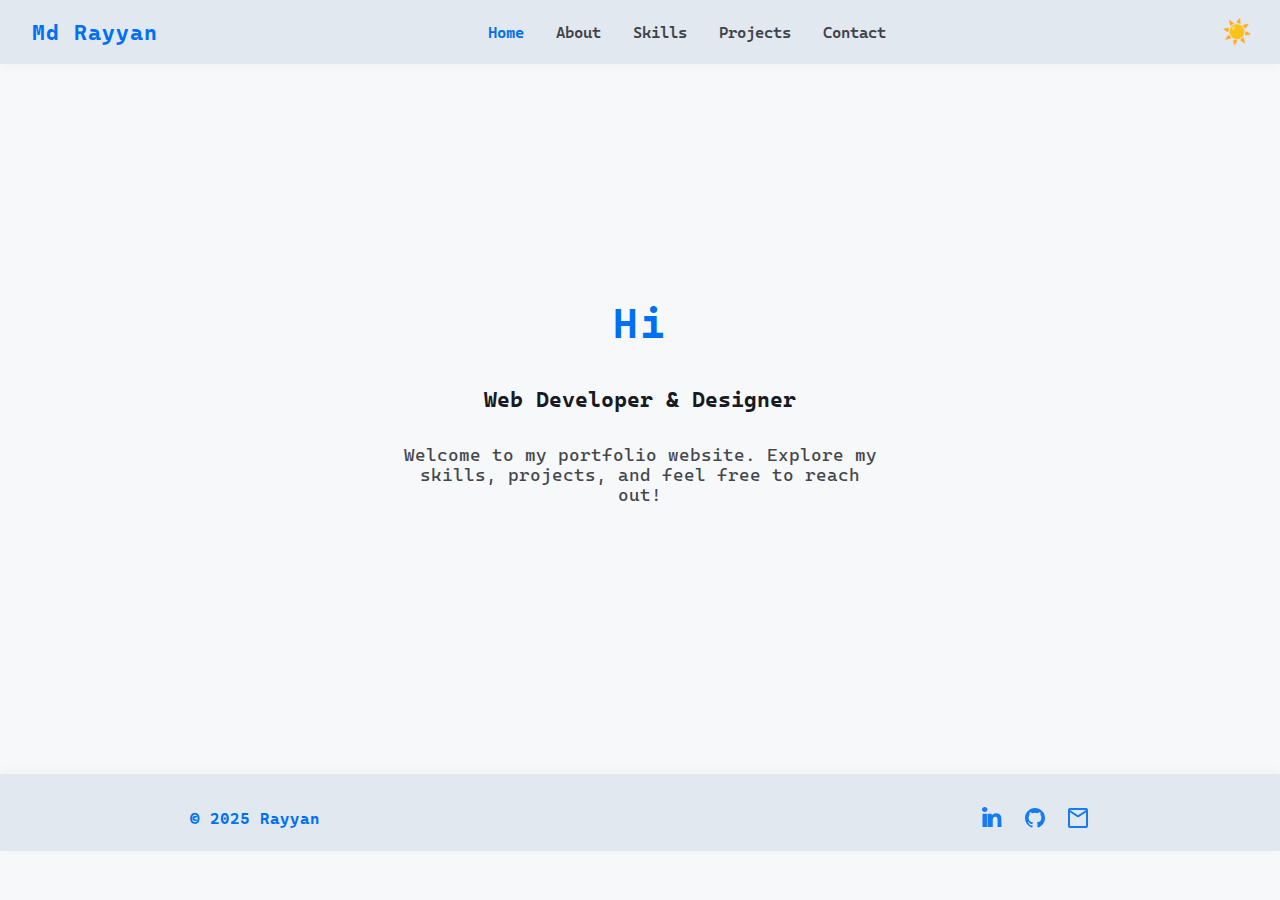
<file: index.html>
<!DOCTYPE html>
<html lang="en">

<head>
    <meta charset="UTF-8" />
    <meta name="description" content="Welcome to my portfolio website. Explore my skills, projects, and feel free to reach out!">
    <meta name="viewport" content="width=device-width,initial-scale=1.0" />
    <title>Md Rayyan - Portfolio</title>
    <link rel="shortcut icon" href="favicon.png" type="image/png">
    <link rel="stylesheet" href="styles.css" />
    <link rel="preconnect" href="https://fonts.googleapis.com">
    <link rel="preconnect" href="https://fonts.gstatic.com" crossorigin>
    <link href="https://fonts.googleapis.com/css2?family=Cascadia+Code:wght@700&display=swap" rel="stylesheet">
</head>

<body>
    <header>
    <nav class="navbar">
        <div class="nav-logo">Md Rayyan</div>
        <ul class="nav-links">
            <li><a href="index.html" class="active">Home</a></li>
            <li><a href="about.html">About</a></li>
            <li><a href="skills.html">Skills</a></li>
            <li><a href="projects.html">Projects</a></li>
            <li><a href="contact.html">Contact</a></li>
        </ul>
        <button id="theme-toggle" aria-label="Toggle theme"></button>
    </nav>
    </header>
    <main class="hero-section">
        <h1 id="typing-name"></h1>
        <h2 class="hero-title">Web Developer & Designer</h2>
        <p class="hero-desc">
            Welcome to my portfolio website. Explore my skills, projects, and feel free to reach out!
        </p>
    </main>

    <footer class="site-footer">
        <div class="footer-container">
            <div class="footer-brand">
                <span>© 2025 Rayyan</span>
            </div>

            <div class="footer-social">
                <a href="https://linkedin.com/in/-~mdrayyan5363" target="_blank" aria-label="LinkedIn">
                    <svg width="24" height="24" fill="currentColor">
                        <path
                            d="M6.94 21H2.5V7.75h4.44V21zm-2.22-15.01C3.12 5.99 2 4.88 2 
                            3.5 2 2.12 3.13 1 4.72 1c1.6 0 2.72 1.12 2.72 2.5 0 1.38-1.13 2.49-2.72 2.49zm17.28 15.01h-4.44V14.4c0-1.58-.03-3.62-2.22-3.62s-2.56 1.73-2.56 3.5V21H7.5V7.75h4.27v1.8h.06c.6-1.13 2.06-2.22 4.24-2.22 4.54 0 5.38 2.99 5.38 6.88V21z" />
                    </svg>
                </a>
                <a href="https://github.com/MdRayyan3" target="_blank" aria-label="GitHub">
                    <svg width="24" height="24" fill="currentColor">
                        <path
                            d="M12 2C6.477 2 2 6.484 2 12.021c0 4.424 2.865 8.177 6.837
                             9.504.5.092.682-.217.682-.482 0-.237-.009-.868-.013-1.703-2.782.605-3.369-1.342-3.369-1.342-.454-1.153-1.11-1.461-1.11-1.461-.908-.621.069-.609.069-.609 1.004.07
                              1.532 1.031 1.532 1.031.892 1.53 2.341 1.088 2.91.832.092-.647.35-1.088.636-1.339-2.221-.253-4.555-1.113-4.555-4.951 0-1.093.39-1.988 1.029-2.688-.103-.253-.447-1.273.098-2.654 0 0 .84-.27 2.75 1.025A9.564 9.564 0 0 1 12 6.844a9.6 9.6 0 0 1 2.507.338c1.91-1.296 2.748-1.025 2.748-1.025.546 1.381.202 2.401.1 2.654.64.7 1.028 1.595 1.028 2.688 0 3.847-2.337 4.695-4.566 4.945.359.309.678.919.678 1.852 0 1.337-.012 2.419-.012 2.749 0 .267.18.579.688.48C19.138 20.195 22 16.442 22 12.021 22 6.484 17.523 2 12 2z" />
                    </svg>
                </a>
                <a href="mailto:mdrayyan07891@gmail.com" aria-label="Email">
                    <svg width="24" height="24" fill="currentColor">
                        <path d="M2 4a2 2 0 0 1 2-2h16a2 2 0 0 1 2 2v16a2 2 0 0 1-2 2H4a2 2 0 
                            0 1-2-2V4zm2 0v.01l8 5.2 8-5.2V4H4zm16 2.25l-7.5 4.88a1 1 0 0 1-1 0L4 6.25V20h16V6.25z" />
                    </svg>
                </a>
            </div>
        </div>
    </footer>

    <script src="main.js"></script>
</body>

</html>
</file>
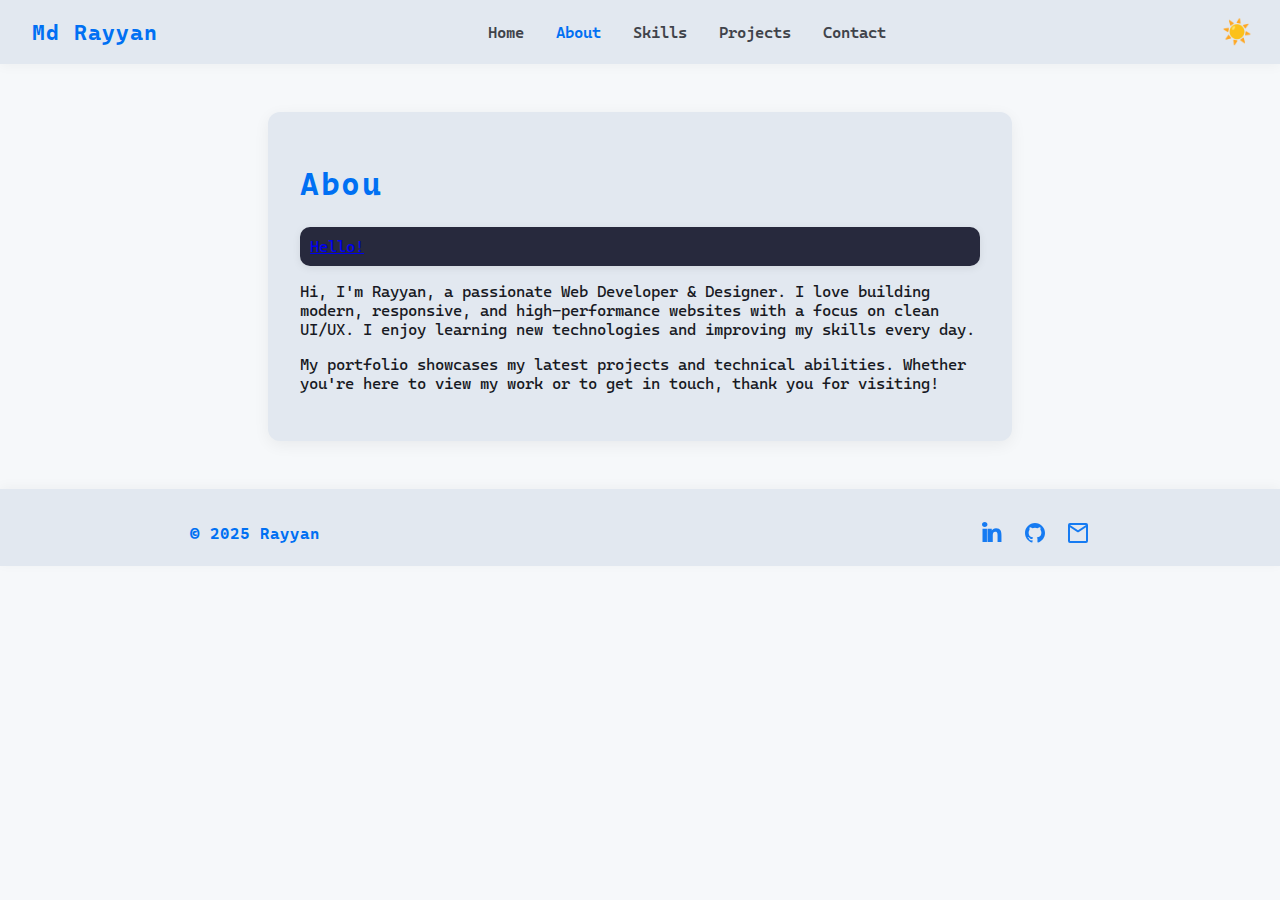
<file: about.html>
<!DOCTYPE html>
<html lang="en">

<head>
    <meta charset="UTF-8" />
    <meta name="viewport" content="width=device-width,initial-scale=1.0" />
    <title>About - Md Rayyan</title>
    <link rel="shortcut icon" href="favicon.png" type="image/png">
    <link rel="stylesheet" href="styles.css" />
    <link rel="preconnect" href="https://fonts.googleapis.com">
    <link rel="preconnect" href="https://fonts.gstatic.com" crossorigin>
    <link href="https://fonts.googleapis.com/css2?family=Cascadia+Code:wght@700&display=swap" rel="stylesheet">
</head>

<body>
    <header>
        <nav class="navbar">
            <div class="nav-logo">Md Rayyan</div>
            <ul class="nav-links">
                <li><a href="index.html">Home</a></li>
                <li><a href="about.html" class="active">About</a></li>
                <li><a href="skills.html">Skills</a></li>
                <li><a href="projects.html">Projects</a></li>
                <li><a href="contact.html">Contact</a></li>
            </ul>
            <button id="theme-toggle" aria-label="Toggle theme"></button>
        </nav>
    </header>
    <main class="content-section">
        <h1 class="animated-heading">About Me</h1>
       <!-- LinkedIn Badge Start -->
  <script src="https://platform.linkedin.com/badges/js/profile.js" async defer type="text/javascript"></script>
  <div class="badge-base LI-profile-badge" data-locale="en_US" data-size="medium" data-theme="dark" data-type="VERTICAL" data-vanity="mdrayyan3" data-version="v1">
    <a class="badge-base__link LI-simple-link" href="https://in.linkedin.com/in/mdrayyan3?trk=profile-badge">Hello!</a>
  </div>
  <!-- LinkedIn Badge End -->
        <p>
            Hi, I'm Rayyan, a passionate Web Developer & Designer. I love building modern, responsive, and
            high-performance websites with a focus on clean UI/UX. I enjoy learning new technologies and improving my
            skills every day.
        </p>
        <p>
            My portfolio showcases my latest projects and technical abilities. Whether you're here to view my work or to
            get in touch, thank you for visiting!
        </p>
    </main>
    <footer class="site-footer">
        <div class="footer-container">
            <div class="footer-brand">
                <span>© 2025 Rayyan</span>
            </div>

            <div class="footer-social">
                <a href="https://linkedin.com/in/-~mdrayyan5363" target="_blank" aria-label="LinkedIn">
                    <svg width="24" height="24" fill="currentColor">
                        <path d="M6.94 21H2.5V7.75h4.44V21zm-2.22-15.01C3.12 5.99 2 4.88 2 3.5
                            2 2.12 3.13 1 4.72 1c1.6 0 2.72 1.12 2.72 2.5 0 1.38-1.13 2.49-2.72 2.49zm17.28 15.01h-4.44V14.4c0-1.58-.03-3.62-2.22-3.62s-2.56 1.73-2.56 3.5V21H7.5V7.75h4.27v1.8h.06c.6-1.13
                             2.06-2.22 4.24-2.22 4.54 0 5.38 2.99 5.38 6.88V21z" />
                    </svg>
                </a>
                <a href="https://github.com/MdRayyan3" target="_blank" aria-label="GitHub">
                    <svg width="24" height="24" fill="currentColor">
                        <path d="M12 2C6.477 2 2 6.484 2 12.021c0 4.424 2.865 8.177 6.837 9.504.5.092.682-.217.682-.482 
                            0-.237-.009-.868-.013-1.703-2.782.605-3.369-1.342-3.369-1.342-.454-1.153-1.11-1.461-1.11-1.461-.908-.621.069-.609.069-.609
                             1.004.07 1.532 1.031 1.532 1.031.892 1.53 2.341 1.088 2.91.832.092-.647.35-1.088.636-1.339-2.221-.253-4.555-1.113-4.555-4.951 0-1.093.39-1.988 1.029-2.688-.103-.253-.447-1.273.098-2.654 0 0 .84-.27 2.75 1.025A9.564 
                             9.564 0 0 1 12 6.844a9.6 9.6 0 0 1 2.507.338c1.91-1.296 2.748-1.025 2.748-1.025.546 1.381.202 2.401.1 2.654.64.7 1.028 1.595 1.028 2.688 0 3.847-2.337 4.695-4.566 4.945.359.309.678.919.678 1.852 0 1.337-.012 2.419-.012 2.749 
                             0 .267.18.579.688.48C19.138 20.195 22 16.442 22 12.021 22 6.484 17.523 2 12 2z" />
                    </svg>
                </a>
                <a href="mailto:mdrayyan07891@gmail.com" aria-label="Email">
                    <svg width="24" height="24" fill="currentColor">
                        <path
                            d="M2 4a2 2 0 0 1 2-2h16a2 2 0 0 1 2 2v16a2 
                            2 0 0 1-2 2H4a2 2 0 0 1-2-2V4zm2 0v.01l8 5.2 8-5.2V4H4zm16 2.25l-7.5 4.88a1 1 0 0 1-1 0L4 6.25V20h16V6.25z" />
                    </svg>
                </a>
            </div>
        </div>
    </footer>
    <script src="main.js"></script>
</body>

</html>
</file>
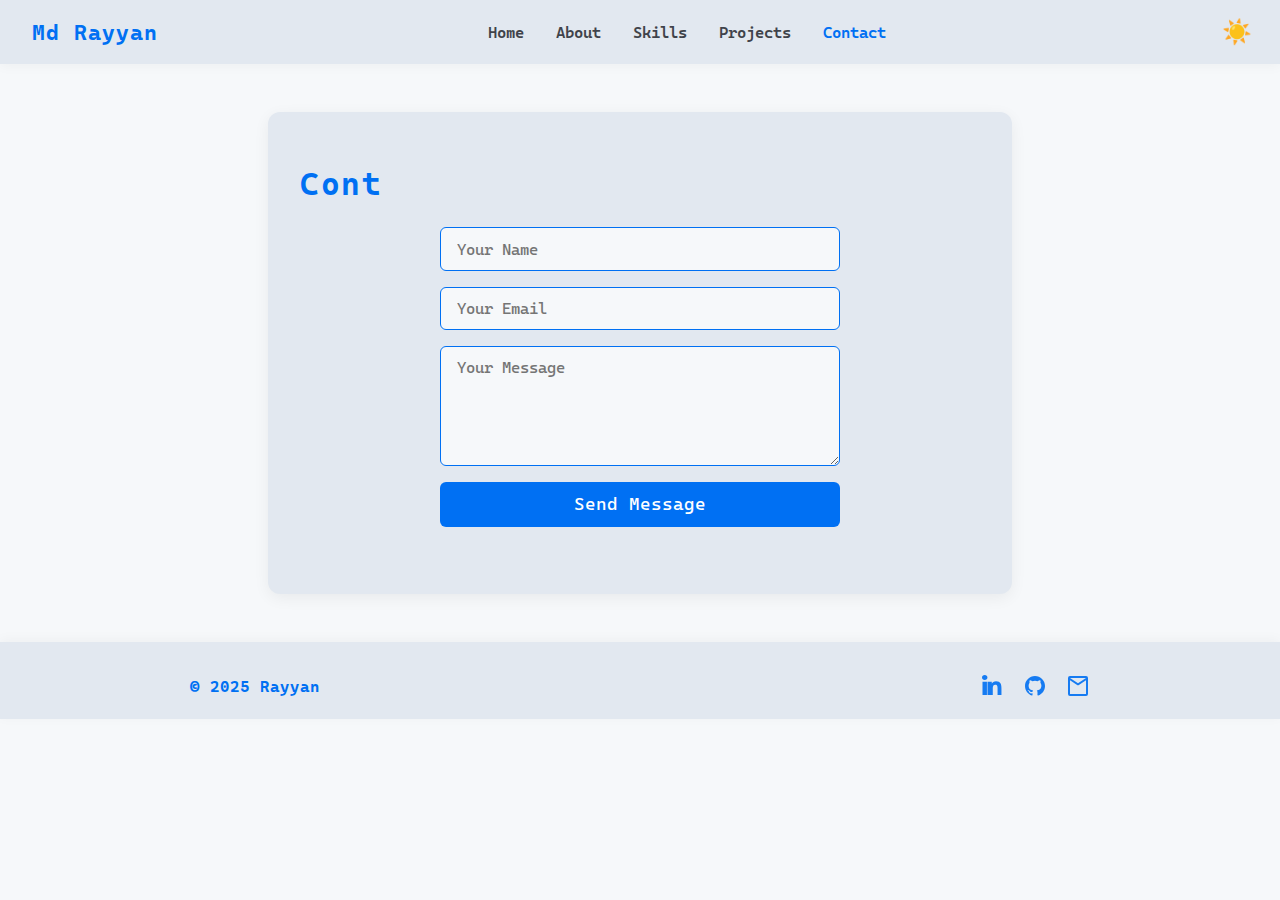
<file: contact.html>
<!DOCTYPE html>
<html lang="en">

<head>
    <meta charset="UTF-8" />
    <meta name="viewport" content="width=device-width,initial-scale=1.0" />
    <title>Contact - Md Rayyan</title>
    <link rel="shortcut icon" href="favicon.png" type="image/png">
    <link rel="stylesheet" href="styles.css" />
    <link rel="preconnect" href="https://fonts.googleapis.com">
    <link rel="preconnect" href="https://fonts.gstatic.com" crossorigin>
    <link href="https://fonts.googleapis.com/css2?family=Cascadia+Code:wght@700&display=swap" rel="stylesheet">
</head>

<body>
    <header>
        <nav class="navbar">
            <div class="nav-logo">Md Rayyan</div>
            <ul class="nav-links">
                <li><a href="index.html">Home</a></li>
                <li><a href="about.html">About</a></li>
                <li><a href="skills.html">Skills</a></li>
                <li><a href="projects.html">Projects</a></li>
                <li><a href="contact.html" class="active">Contact</a></li>
            </ul>
            <button id="theme-toggle" aria-label="Toggle theme"></button>
        </nav>
    </header>
    <main class="content-section">
        <h1 class="animated-heading">Contact</h1>
        <form class="contact-form" action="https://formspree.io/f/mqalenjp" method="POST">
            <input type="text" name="name" placeholder="Your Name" required />
            <input type="email" name="email" placeholder="Your Email" required />
            <textarea name="message" placeholder="Your Message" rows="5" required></textarea>
            <button type="submit">Send Message</button>
        </form>
        <div id="form-status"></div>
    </main>

    <footer class="site-footer">
        <div class="footer-container">
            <div class="footer-brand">
                <span>© 2025 Rayyan</span>
            </div>

            <div class="footer-social">
                <a href="https://linkedin.com/in/-~mdrayyan5363" target="_blank" aria-label="LinkedIn">
                    <svg width="24" height="24" fill="currentColor">
                        <path
                            d="M6.94 21H2.5V7.75h4.44V21zm-2.22-15.01C3.12 5.99 2 4.88 2 3.5 2 2.12 3.13 1 4.72 1c1.6 0 2.72 1.12 2.72 2.5 0 1.38-1.13 2.49-2.72 2.49zm17.28 15.01h-4.44V14.4c0-1.58-.03-3.62-2.22-3.62s-2.56 1.73-2.56 3.5V21H7.5V7.75h4.27v1.8h.06c.6-1.13 2.06-2.22 4.24-2.22 4.54 0 5.38 2.99 5.38 6.88V21z" />
                    </svg>
                </a>
                <a href="https://github.com/MdRayyan3" target="_blank" aria-label="GitHub">
                    <svg width="24" height="24" fill="currentColor">
                        <path
                            d="M12 2C6.477 2 2 6.484 2 12.021c0 4.424 2.865 8.177 6.837 9.504.5.092.682-.217.682-.482 0-.237-.009-.868-.013-1.703-2.782.605-3.369-1.342-3.369-1.342-.454-1.153-1.11-1.461-1.11-1.461-.908-.621.069-.609.069-.609 1.004.07 1.532 1.031 1.532 1.031.892 1.53 2.341 1.088 2.91.832.092-.647.35-1.088.636-1.339-2.221-.253-4.555-1.113-4.555-4.951 0-1.093.39-1.988 1.029-2.688-.103-.253-.447-1.273.098-2.654 0 0 .84-.27 2.75 1.025A9.564 9.564 0 0 1 12 6.844a9.6 9.6 0 0 1 2.507.338c1.91-1.296 2.748-1.025 2.748-1.025.546 1.381.202 2.401.1 2.654.64.7 1.028 1.595 1.028 2.688 0 3.847-2.337 4.695-4.566 4.945.359.309.678.919.678 1.852 0 1.337-.012 2.419-.012 2.749 0 .267.18.579.688.48C19.138 20.195 22 16.442 22 12.021 22 6.484 17.523 2 12 2z" />
                    </svg>
                </a>
                <a href="mailto:mdrayyan07891@gmail.com" aria-label="Email">
                    <svg width="24" height="24" fill="currentColor">
                        <path
                            d="M2 4a2 2 0 0 1 2-2h16a2 2 0 0 1 2 2v16a2 2 0 0 1-2 2H4a2 2 0 0 1-2-2V4zm2 0v.01l8 5.2 8-5.2V4H4zm16 2.25l-7.5 4.88a1 1 0 0 1-1 0L4 6.25V20h16V6.25z" />
                    </svg>
                </a>
            </div>
        </div>
    </footer>
    <script src="main.js"></script>
</body>

</html>
</file>
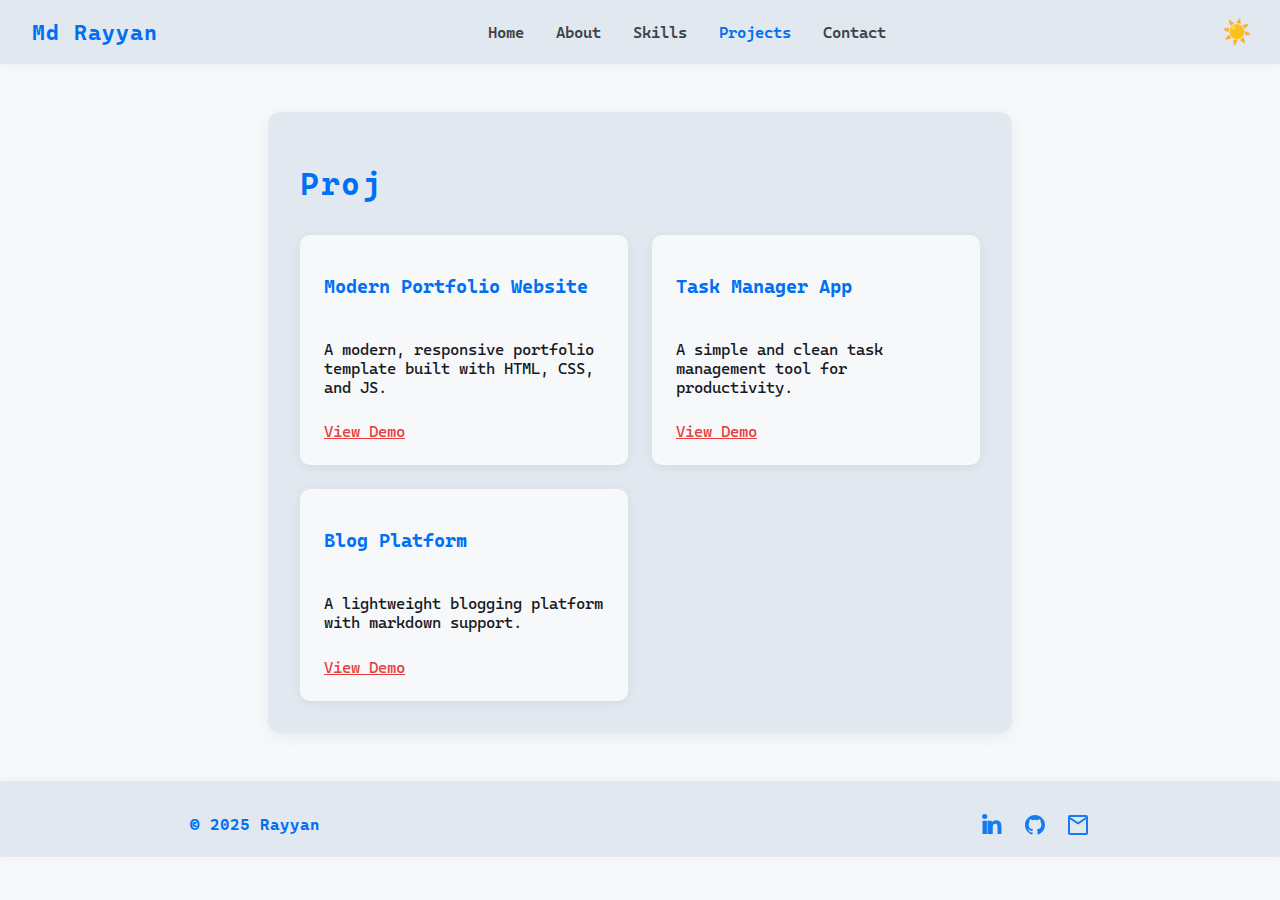
<file: projects.html>
<!DOCTYPE html>
<html lang="en">

<head>
    <meta charset="UTF-8" />
    <meta name="viewport" content="width=device-width,initial-scale=1.0" />
    <title>Projects - Md Rayyan</title>
    <link rel="shortcut icon" href="favicon.png" type="image/png">
    <link rel="stylesheet" href="styles.css" />
    <link rel="preconnect" href="https://fonts.googleapis.com">
    <link rel="preconnect" href="https://fonts.gstatic.com" crossorigin>
    <link href="https://fonts.googleapis.com/css2?family=Cascadia+Code:wght@700&display=swap" rel="stylesheet">
</head>

<body>
    <header>
        <nav class="navbar">
            <div class="nav-logo">Md Rayyan</div>
            <ul class="nav-links">
                <li><a href="index.html">Home</a></li>
                <li><a href="about.html">About</a></li>
                <li><a href="skills.html">Skills</a></li>
                <li><a href="projects.html" class="active">Projects</a></li>
                <li><a href="contact.html">Contact</a></li>
            </ul>
            <button id="theme-toggle" aria-label="Toggle theme"></button>
        </nav>
    </header>
    <main class="content-section">
        <h1 class="animated-heading">Projects</h1>
        <div class="projects-grid">
            <div class="project-card">
                <h2>Modern Portfolio Website</h2>
                <p>A modern, responsive portfolio template built with HTML, CSS, and JS.</p>
                <a href="#" target="_blank">View Demo</a>
            </div>
            <div class="project-card">
                <h2>Task Manager App</h2>
                <p>A simple and clean task management tool for productivity.</p>
                <a href="#" target="_blank">View Demo</a>
            </div>
            <div class="project-card">
                <h2>Blog Platform</h2>
                <p>A lightweight blogging platform with markdown support.</p>
                <a href="#" target="_blank">View Demo</a>
            </div>
            <!-- Add more projects as needed -->
        </div>
    </main>
    <footer class="site-footer">
        <div class="footer-container">
            <div class="footer-brand">
                <span>© 2025 Rayyan</span>
            </div>

            <div class="footer-social">
                <a href="https://linkedin.com/in/-~mdrayyan5363" target="_blank" aria-label="LinkedIn">
                    <svg width="24" height="24" fill="currentColor">
                        <path
                            d="M6.94 21H2.5V7.75h4.44V21zm-2.22-15.01C3.12 5.99 2 4.88 2 3.5 2 2.12 3.13 1 4.72 1c1.6 0 2.72 1.12 2.72 2.5 0 1.38-1.13 2.49-2.72 2.49zm17.28 15.01h-4.44V14.4c0-1.58-.03-3.62-2.22-3.62s-2.56 1.73-2.56 3.5V21H7.5V7.75h4.27v1.8h.06c.6-1.13 2.06-2.22 4.24-2.22 4.54 0 5.38 2.99 5.38 6.88V21z" />
                    </svg>
                </a>
                <a href="https://github.com/MdRayyan3" target="_blank" aria-label="GitHub">
                    <svg width="24" height="24" fill="currentColor">
                        <path
                            d="M12 2C6.477 2 2 6.484 2 12.021c0 4.424 2.865 8.177 6.837 9.504.5.092.682-.217.682-.482 0-.237-.009-.868-.013-1.703-2.782.605-3.369-1.342-3.369-1.342-.454-1.153-1.11-1.461-1.11-1.461-.908-.621.069-.609.069-.609 1.004.07 1.532 1.031 1.532 1.031.892 1.53 2.341 1.088 2.91.832.092-.647.35-1.088.636-1.339-2.221-.253-4.555-1.113-4.555-4.951 0-1.093.39-1.988 1.029-2.688-.103-.253-.447-1.273.098-2.654 0 0 .84-.27 2.75 1.025A9.564 9.564 0 0 1 12 6.844a9.6 9.6 0 0 1 2.507.338c1.91-1.296 2.748-1.025 2.748-1.025.546 1.381.202 2.401.1 2.654.64.7 1.028 1.595 1.028 2.688 0 3.847-2.337 4.695-4.566 4.945.359.309.678.919.678 1.852 0 1.337-.012 2.419-.012 2.749 0 .267.18.579.688.48C19.138 20.195 22 16.442 22 12.021 22 6.484 17.523 2 12 2z" />
                    </svg>
                </a>
                <a href="mailto:mdrayyan07891@gmail.com" aria-label="Email">
                    <svg width="24" height="24" fill="currentColor">
                        <path
                            d="M2 4a2 2 0 0 1 2-2h16a2 2 0 0 1 2 2v16a2 2 0 0 1-2 2H4a2 2 0 0 1-2-2V4zm2 0v.01l8 5.2 8-5.2V4H4zm16 2.25l-7.5 4.88a1 1 0 0 1-1 0L4 6.25V20h16V6.25z" />
                    </svg>
                </a>
            </div>
        </div>
    </footer>
    <script src="main.js"></script>
</body>

</html>
</file>
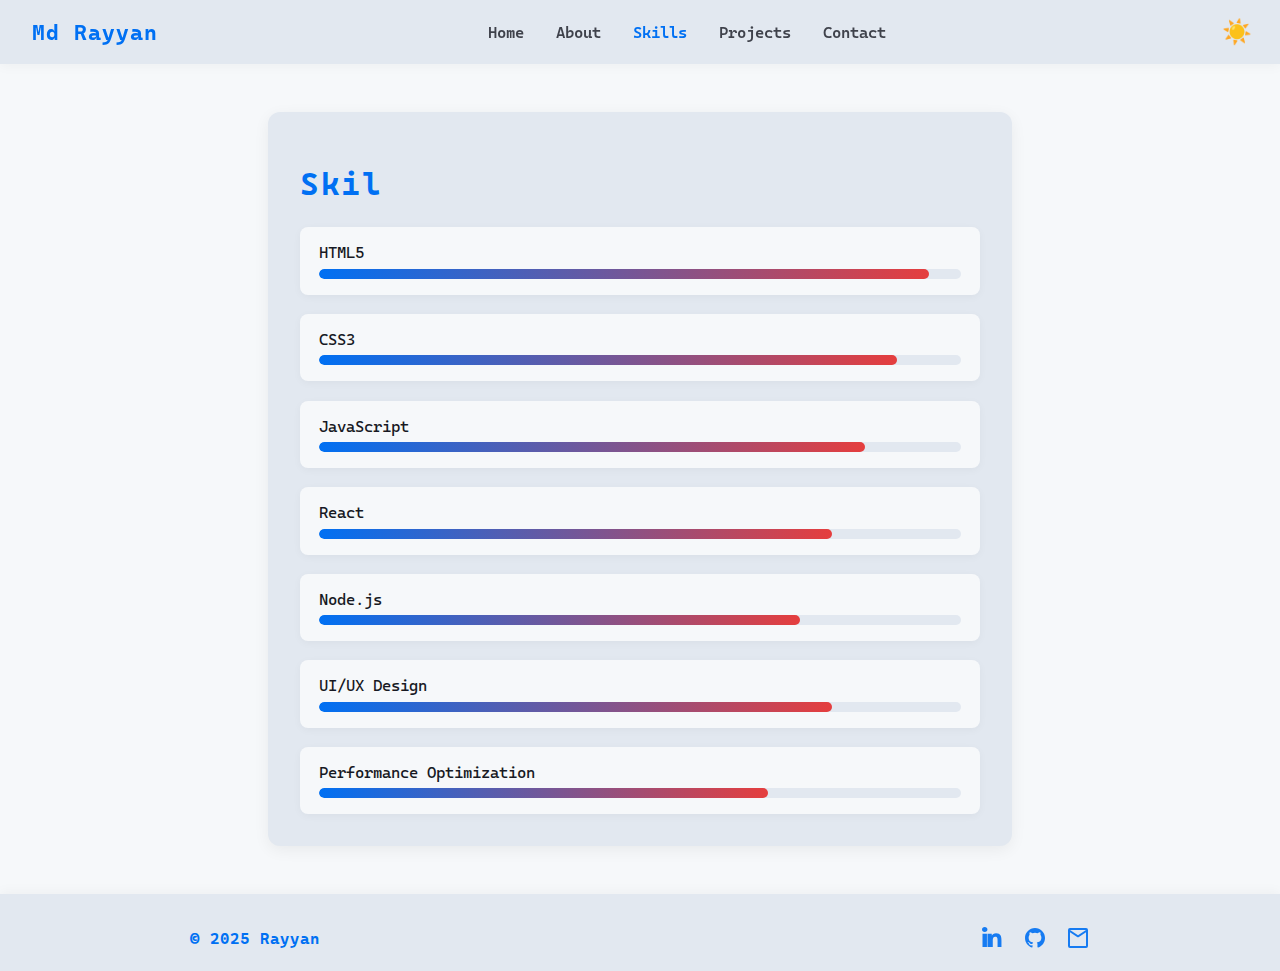
<file: skills.html>
<!DOCTYPE html>
<html lang="en">

<head>
    <meta charset="UTF-8" />
    <meta name="viewport" content="width=device-width,initial-scale=1.0" />
    <title>Skills - Md Rayyan</title>
    <link rel="shortcut icon" href="favicon.png" type="image/png">
    <link rel="stylesheet" href="styles.css" />
    <link rel="preconnect" href="https://fonts.googleapis.com">
    <link rel="preconnect" href="https://fonts.gstatic.com" crossorigin>
    <link href="https://fonts.googleapis.com/css2?family=Cascadia+Code:wght@700&display=swap" rel="stylesheet">
</head>

<body>
    <header>
        <nav class="navbar">
            <div class="nav-logo">Md Rayyan</div>
            <ul class="nav-links">
                <li><a href="index.html">Home</a></li>
                <li><a href="about.html">About</a></li>
                <li><a href="skills.html" class="active">Skills</a></li>
                <li><a href="projects.html">Projects</a></li>
                <li><a href="contact.html">Contact</a></li>
            </ul>
            <button id="theme-toggle" aria-label="Toggle theme"></button>
        </nav>
    </header>
    <main class="content-section">
        <h1 class="animated-heading">Skills</h1>
        <div class="skills-list">
            <div class="skill-card">
                <span>HTML5</span>
                <div class="skill-bar">
                    <div class="skill-progress" style="width: 95%"></div>
                </div>
            </div>
            <div class="skill-card">
                <span>CSS3</span>
                <div class="skill-bar">
                    <div class="skill-progress" style="width: 90%"></div>
                </div>
            </div>
            <div class="skill-card">
                <span>JavaScript</span>
                <div class="skill-bar">
                    <div class="skill-progress" style="width: 85%"></div>
                </div>
            </div>
            <div class="skill-card">
                <span>React</span>
                <div class="skill-bar">
                    <div class="skill-progress" style="width: 80%"></div>
                </div>
            </div>
            <div class="skill-card">
                <span>Node.js</span>
                <div class="skill-bar">
                    <div class="skill-progress" style="width: 75%"></div>
                </div>
            </div>
            <div class="skill-card">
                <span>UI/UX Design</span>
                <div class="skill-bar">
                    <div class="skill-progress" style="width: 80%"></div>
                </div>
            </div>
            <div class="skill-card">
                <span>Performance Optimization</span>
                <div class="skill-bar">
                    <div class="skill-progress" style="width: 70%"></div>
                </div>
            </div>
        </div>
    </main>

    <footer class="site-footer">
        <div class="footer-container">
            <div class="footer-brand">
                <span>© 2025 Rayyan</span>
            </div>

            <div class="footer-social">
                <a href="https://linkedin.com/in/-~mdrayyan5363" target="_blank" aria-label="LinkedIn">
                    <svg width="24" height="24" fill="currentColor">
                        <path
                            d="M6.94 21H2.5V7.75h4.44V21zm-2.22-15.01C3.12 5.99 2 4.88 2 3.5 2 2.12 3.13 1 4.72 1c1.6 0 2.72 1.12 2.72 2.5 0 1.38-1.13 2.49-2.72 2.49zm17.28 15.01h-4.44V14.4c0-1.58-.03-3.62-2.22-3.62s-2.56 1.73-2.56 3.5V21H7.5V7.75h4.27v1.8h.06c.6-1.13 2.06-2.22 4.24-2.22 4.54 0 5.38 2.99 5.38 6.88V21z" />
                    </svg>
                </a>
                <a href="https://github.com/MdRayyan3" target="_blank" aria-label="GitHub">
                    <svg width="24" height="24" fill="currentColor">
                        <path
                            d="M12 2C6.477 2 2 6.484 2 12.021c0 4.424 2.865 8.177 6.837 9.504.5.092.682-.217.682-.482 0-.237-.009-.868-.013-1.703-2.782.605-3.369-1.342-3.369-1.342-.454-1.153-1.11-1.461-1.11-1.461-.908-.621.069-.609.069-.609 1.004.07 1.532 1.031 1.532 1.031.892 1.53 2.341 1.088 2.91.832.092-.647.35-1.088.636-1.339-2.221-.253-4.555-1.113-4.555-4.951 0-1.093.39-1.988 1.029-2.688-.103-.253-.447-1.273.098-2.654 0 0 .84-.27 2.75 1.025A9.564 9.564 0 0 1 12 6.844a9.6 9.6 0 0 1 2.507.338c1.91-1.296 2.748-1.025 2.748-1.025.546 1.381.202 2.401.1 2.654.64.7 1.028 1.595 1.028 2.688 0 3.847-2.337 4.695-4.566 4.945.359.309.678.919.678 1.852 0 1.337-.012 2.419-.012 2.749 0 .267.18.579.688.48C19.138 20.195 22 16.442 22 12.021 22 6.484 17.523 2 12 2z" />
                    </svg>
                </a>
                <a href="mailto:mdrayyan07891@gmail.com" aria-label="Email">
                    <svg width="24" height="24" fill="currentColor">
                        <path
                            d="M2 4a2 2 0 0 1 2-2h16a2 2 0 0 1 2 2v16a2 2 0 0 1-2 2H4a2 2 0 0 1-2-2V4zm2 0v.01l8 5.2 8-5.2V4H4zm16 2.25l-7.5 4.88a1 1 0 0 1-1 0L4 6.25V20h16V6.25z" />
                    </svg>
                </a>
            </div>
        </div>
    </footer>
    <script src="main.js"></script>
</body>

</html>
</file>
<file: styles.css>
:root {
    --background: #f6f8fa;
    --foreground: #171923;
    --primary: #0070f3;
    --secondary: #e2e8f0;
    --accent: #e53e3e;
    --font: 'Cascadia Code', monospace;
    --transition: 0.3s;
}

[data-theme="dark"] {
    --background: #171923;
    --foreground: #f6f8fa;
    --primary: #63b3ed;
    --secondary: #283044;
    --accent: #f56565;
}

html,
body {
    margin: 0;
    padding: 0;
    background: var(--background);
    color: var(--foreground);
    font-family: var(--font);
    transition: background var(--transition), color var(--transition);
    min-height: 100vh;
}

/* ================= NAVBAR ================= */
.navbar {
    display: flex;
    align-items: center;
    justify-content: space-between;
    background: var(--secondary);
    padding: 1rem 2rem;
    box-shadow: 0 2px 12px rgba(0, 0, 0, 0.04);
    position: sticky;
    top: 0;
    z-index: 100;
    transition: background var(--transition);
}

.nav-logo {
    font-weight: bold;
    font-size: 1.4rem;
    letter-spacing: 1px;
    color: var(--primary);
}

.nav-links {
    list-style: none;
    display: flex;
    gap: 2rem;
    margin: 0;
    padding: 0;
}

.nav-links a {
    text-decoration: none;
    color: var(--foreground);
    font-weight: 600;
    opacity: 0.8;
    transition: color var(--transition), opacity var(--transition);
}

.nav-links a.active,
.nav-links a:hover {
    color: var(--primary);
    opacity: 1;
}

#theme-toggle {
    background: none;
    border: none;
    width: 2rem;
    height: 2rem;
    font-size: 1.5rem;
    cursor: pointer;
    color: var(--primary);
    transition: color var(--transition);
}

/* ============== HERO (HOME) ============== */
.hero-section {
    display: flex;
    flex-direction: column;
    align-items: center;
    justify-content: center;
    min-height: 70vh;
    text-align: center;
    padding: 1rem;
}

#typing-name {
    font-size: 2.6rem;
    font-weight: bold;
    margin-top: 2rem;
    margin-bottom: 1.2rem;
    color: var(--primary);
    letter-spacing: 2px;
    min-height: 3rem;
}

.hero-title {
    font-size: 1.4rem;
    margin-bottom: 1rem;
}

.hero-desc {
    font-size: 1.1rem;
    opacity: 0.8;
    max-width: 480px;
}

/* ============== SECTIONS ============== */
.content-section {
    max-width: 680px;
    margin: 3rem auto 0 auto;
    padding: 2rem;
    background: var(--secondary);
    border-radius: 12px;
    box-shadow: 0 4px 16px rgba(0, 0, 0, 0.06);
}

.animated-heading {
    font-size: 2rem;
    color: var(--primary);
    margin-bottom: 1.5rem;
    letter-spacing: 1.5px;
    position: relative;
    overflow: hidden;
}

.animated-heading::after {
    content: '|';
    animation: blink 1s infinite;
    color: var(--accent);
    position: absolute;
    right: -16px;
}

@keyframes blink {

    0%,
    100% {
        opacity: 1;
    }

    50% {
        opacity: 0;
    }
}
.about-linkedin-badge { display: flex; justify-content: flex-start; /* Change to center or right if you want */ margin-bottom: 2rem; } .badge-base.LI-profile-badge { box-shadow: 0 2px 8px rgba(0,0,0,0.08); border-radius: 10px; background: var(--card-bg, #27293d); /* Use your site's card bg color if any */ padding: 10px; /* You can adjust width or responsiveness here if needed */ } /* Responsive: Center badge on mobile */ @media (max-width: 600px) { .about-linkedin-badge { justify-content: center; } }
/* ============== SKILLS ============== */
.skills-list {
    display: flex;
    flex-direction: column;
    gap: 1.2rem;
}

.skill-card {
    background: var(--background);
    padding: 1rem 1.2rem;
    border-radius: 8px;
    box-shadow: 0 2px 8px rgba(0, 0, 0, 0.04);
    display: flex;
    flex-direction: column;
    gap: 0.4rem;
}

.skill-bar {
    background: var(--secondary);
    border-radius: 6px;
    height: 10px;
    width: 100%;
    overflow: hidden;
}

.skill-progress {
    background: linear-gradient(90deg, var(--primary), var(--accent));
    height: 100%;
    border-radius: 6px;
    transition: width 0.9s cubic-bezier(.54, .33, .48, .99);
}

/* ============== PROJECTS ============== */
.projects-grid {
    display: grid;
    grid-template-columns: repeat(auto-fit, minmax(260px, 1fr));
    gap: 1.5rem;
    margin-top: 2rem;
}

.project-card {
    background: var(--background);
    border-radius: 10px;
    box-shadow: 0 2px 12px rgba(0, 0, 0, 0.06);
    padding: 1.5rem;
    display: flex;
    flex-direction: column;
    gap: 0.6rem;
    transition: transform var(--transition), box-shadow var(--transition);
}

.project-card:hover {
    transform: translateY(-4px) scale(1.03);
    box-shadow: 0 8px 24px rgba(0, 0, 0, 0.12);
}

.project-card h2 {
    color: var(--primary);
    font-size: 1.2rem;
}

.project-card a {
    color: var(--accent);
    text-decoration: underline;
    font-size: 1rem;
    align-self: flex-start;
}

/* ============== CONTACT FORM ============== */
.contact-form {
    display: flex;
    flex-direction: column;
    gap: 1rem;
    max-width: 400px;
    margin: auto;
}

.contact-form input,
.contact-form textarea {
    font-family: var(--font);
    font-size: 1rem;
    padding: 0.7rem 1rem;
    border: 1.5px solid var(--primary);
    border-radius: 6px;
    background: var(--background);
    color: var(--foreground);
    transition: border var(--transition), background var(--transition);
}

.contact-form input:focus,
.contact-form textarea:focus {
    outline: none;
    border-color: var(--accent);
    background: var(--secondary);
}

.contact-form button {
    background: var(--primary);
    color: #fff;
    border: none;
    padding: 0.8rem 1.5rem;
    font-size: 1.1rem;
    border-radius: 6px;
    cursor: pointer;
    font-family: var(--font);
    transition: background var(--transition);
}

.contact-form button:hover {
    background: var(--accent);
}

#form-status {
    margin-top: 1rem;
    font-size: 1rem;
    color: var(--accent);
    text-align: center;
    min-height: 1.2em;
}

/* ============== FOOTER ============== */
.site-footer {
    background: var(--secondary);
    color: var(--foreground);
    padding: 2rem 0 1.3rem 0;
    margin-top: 3rem;
    box-shadow: 0 -2px 12px rgba(0, 0, 0, 0.04);
    font-size: 1rem;
}

.footer-container {
    max-width: 900px;
    margin: 0 auto;
    display: flex;
    flex-wrap: wrap;
    align-items: center;
    justify-content: space-between;
    gap: 2rem;
    padding: 0 2rem;
}

.footer-brand {
    font-weight: bold;
    letter-spacing: 1px;
    color: var(--primary);
}

.footer-links {
    display: flex;
    flex-wrap: wrap;
    gap: 1.3rem;
    justify-content: center;
}

.footer-links a {
    color: var(--foreground);
    text-decoration: none;
    opacity: 0.8;
    font-weight: 600;
    transition: color 0.2s, opacity 0.2s;
}

.footer-links a:hover {
    color: var(--primary);
    opacity: 1;
}

.footer-social {
    display: flex;
    gap: 1.2rem;
    justify-content: center;
}

.footer-social a {
    color: var(--primary);
    display: flex;
    align-items: center;
    transition: color 0.2s;
    font-size: 1.3rem;
    opacity: 0.9;
}

.footer-social a:hover {
    color: var(--accent);
    opacity: 1;
}

.footer-social svg {
    width: 24px;
    height: 24px;
}

/* ============== RESPONSIVE ============== */
@media (max-width: 600px) {
    .navbar {
        flex-direction: column;
        gap: 0.7rem;
    }

    .nav-links {
        flex-direction: row;
        flex-wrap: wrap;
        justify-content: center;
        gap: 1rem;
    }

    .content-section {
        padding: 1rem;
    }

    .hero-section {
        padding: 1rem;
    }
}
</file>
